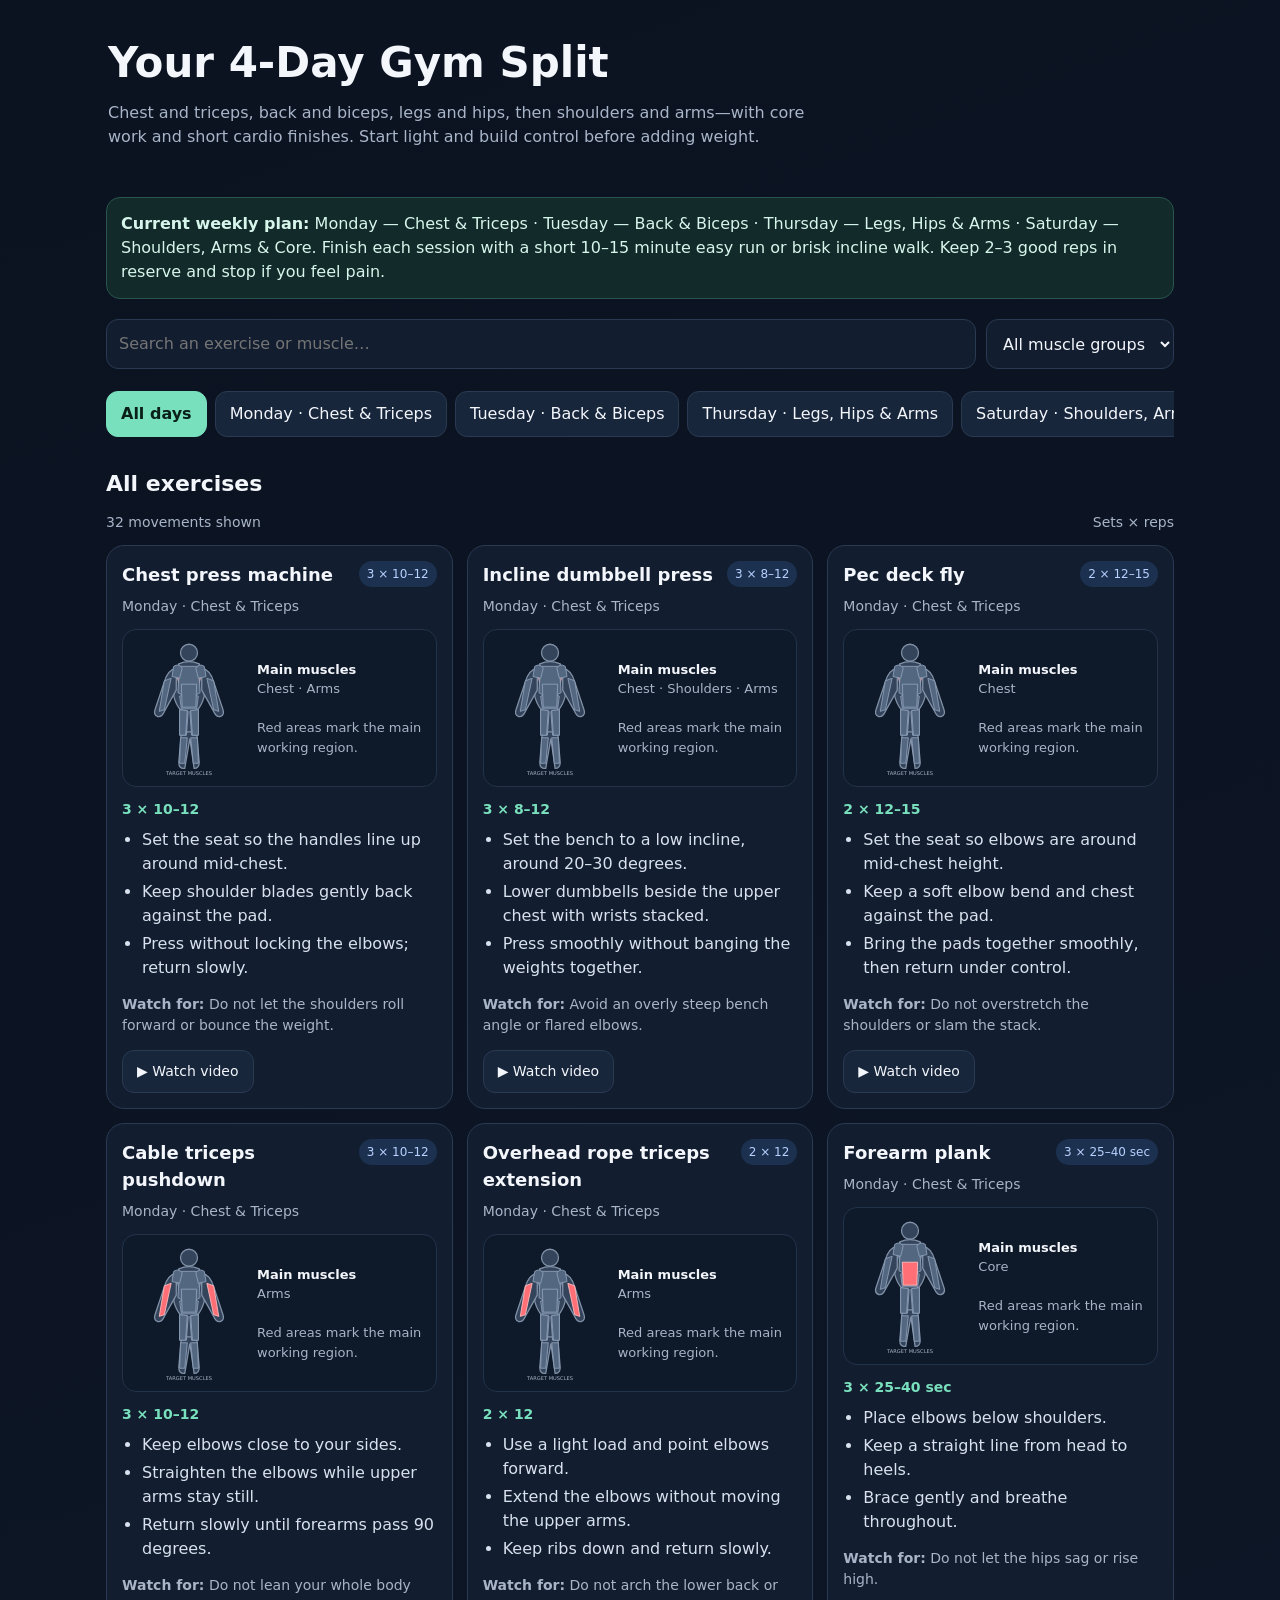
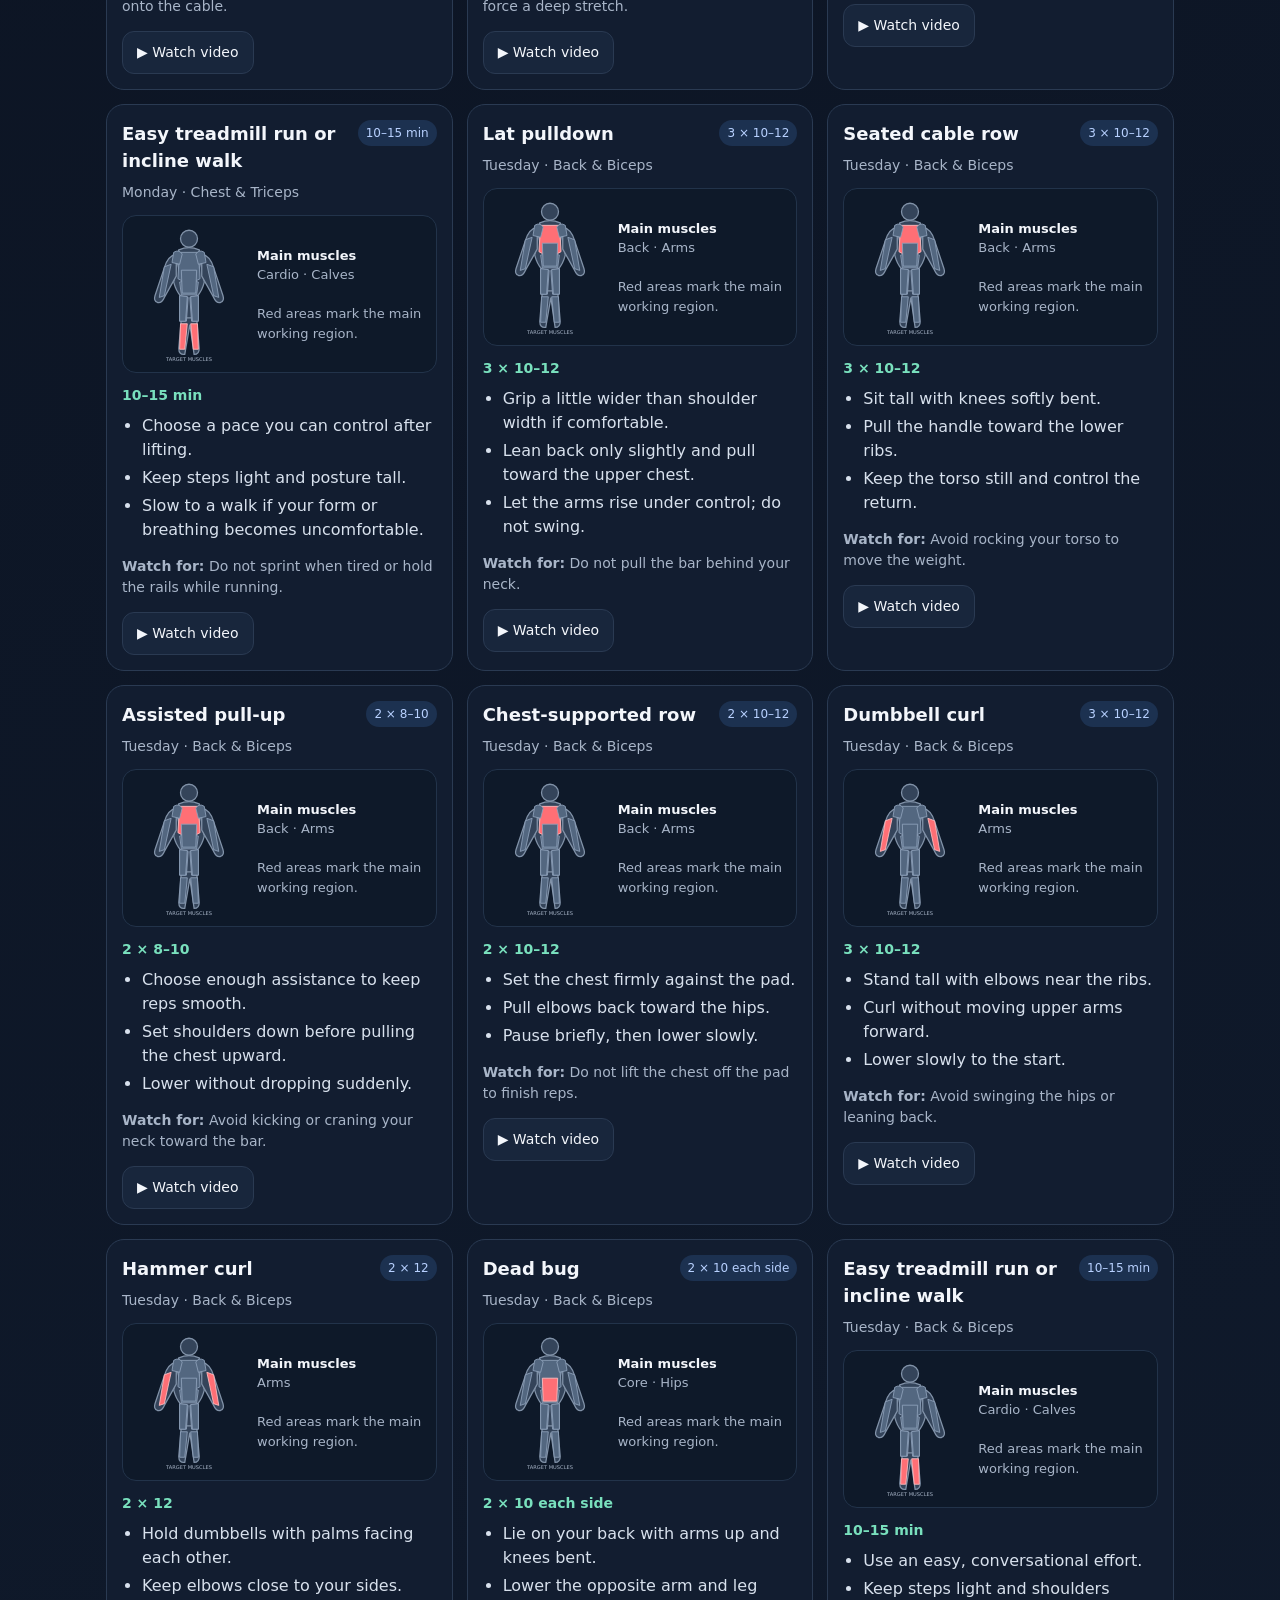
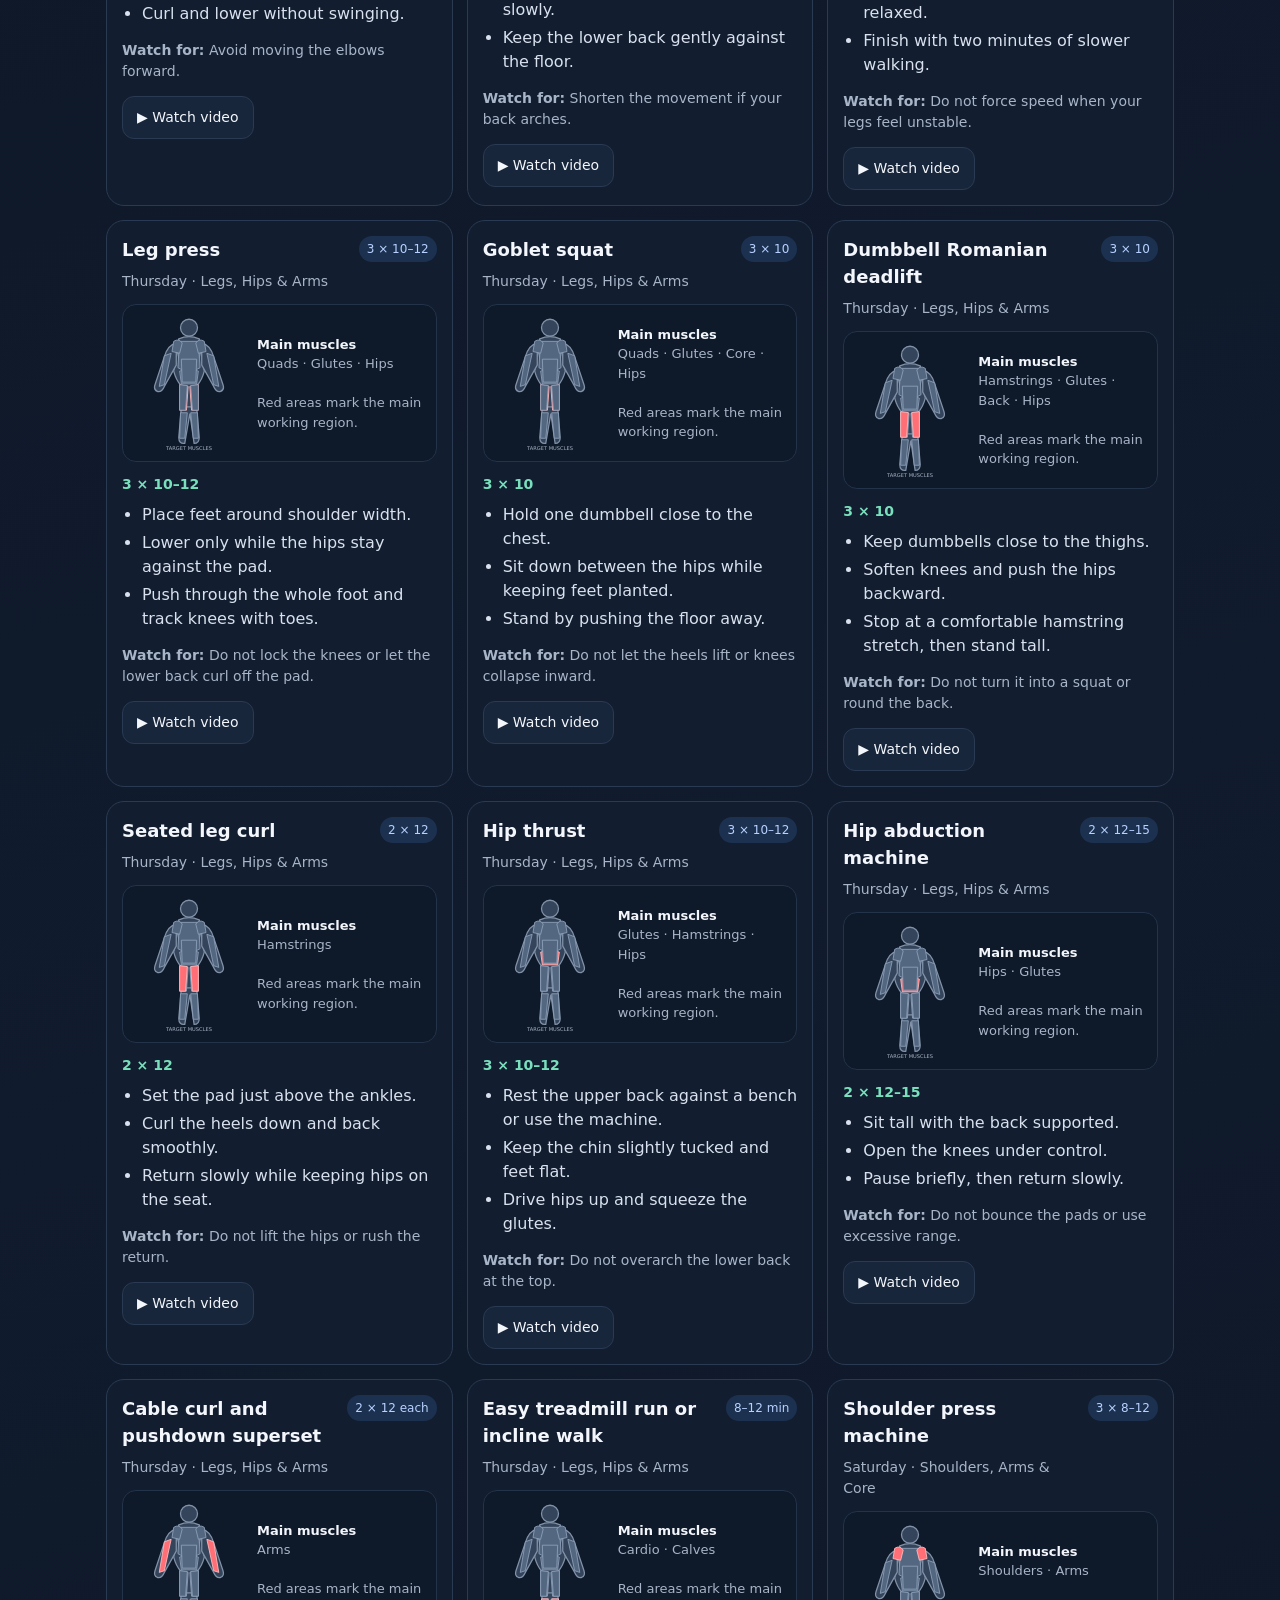
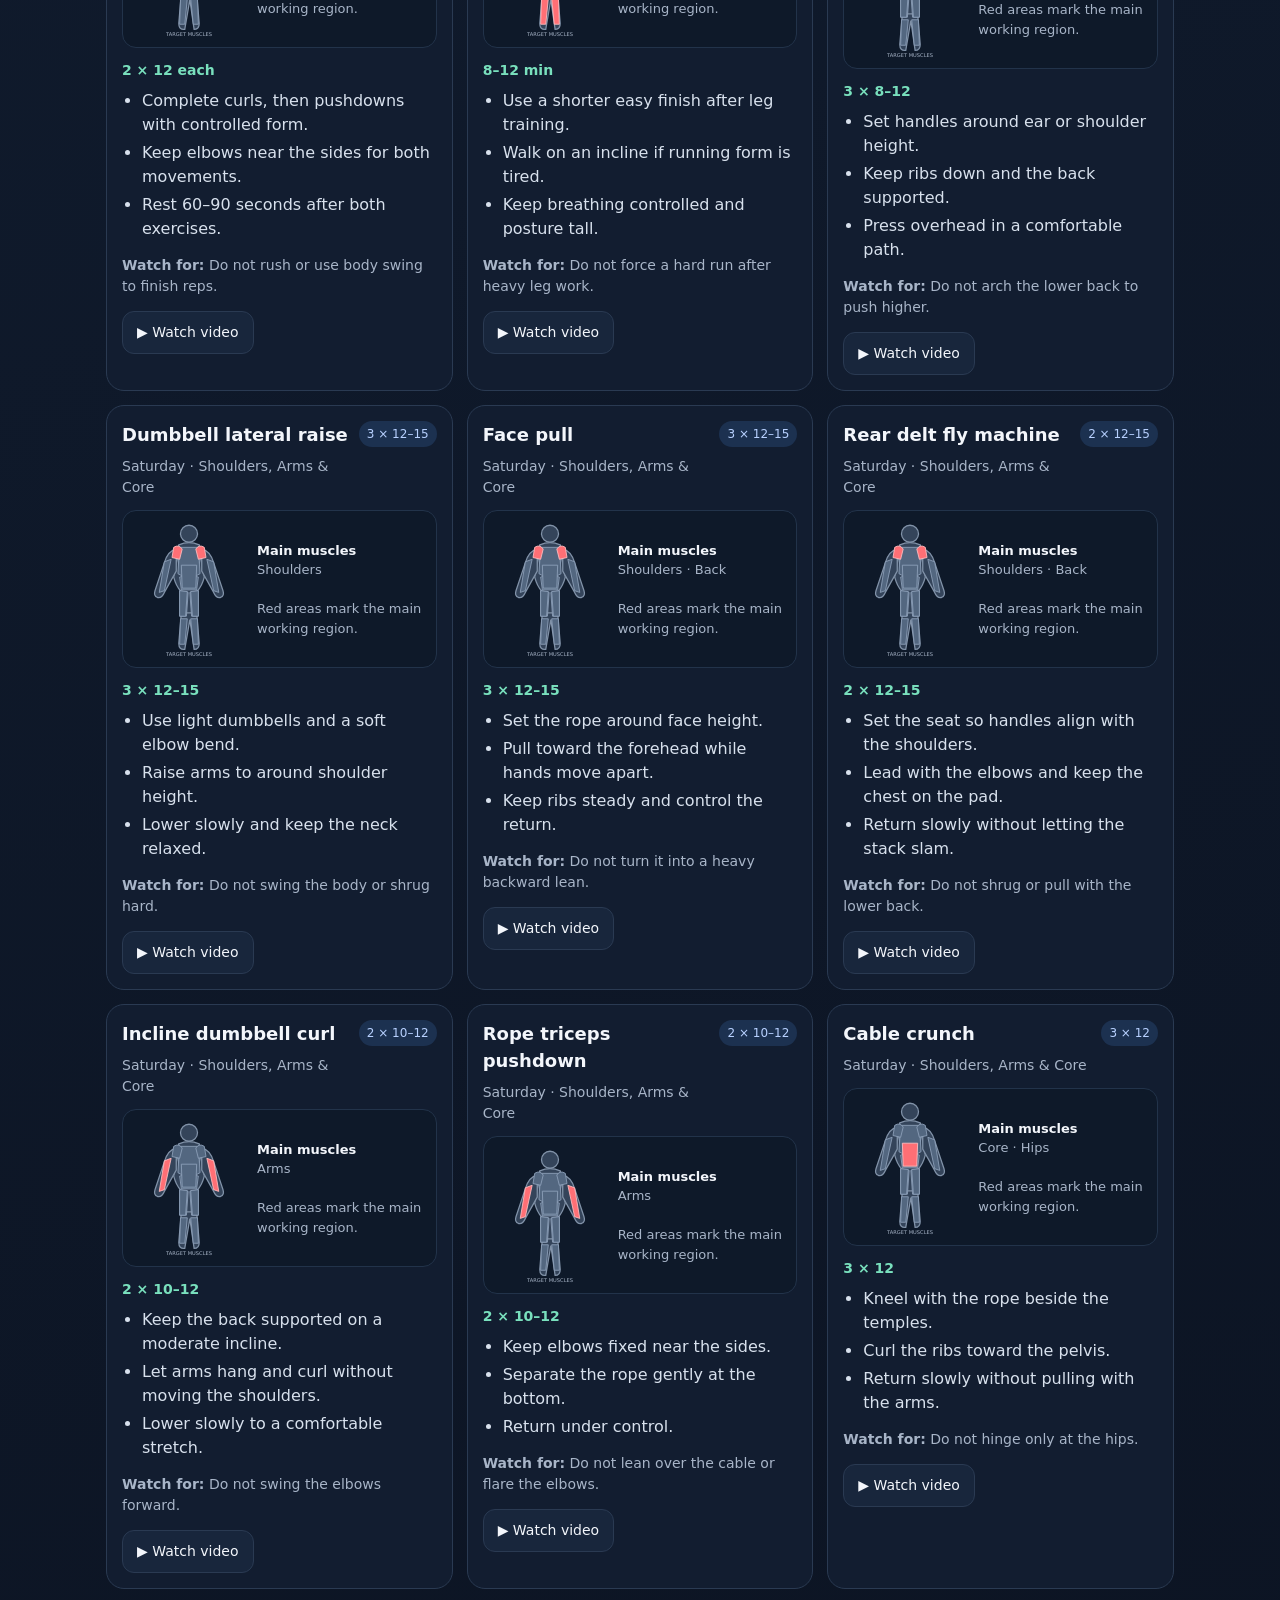
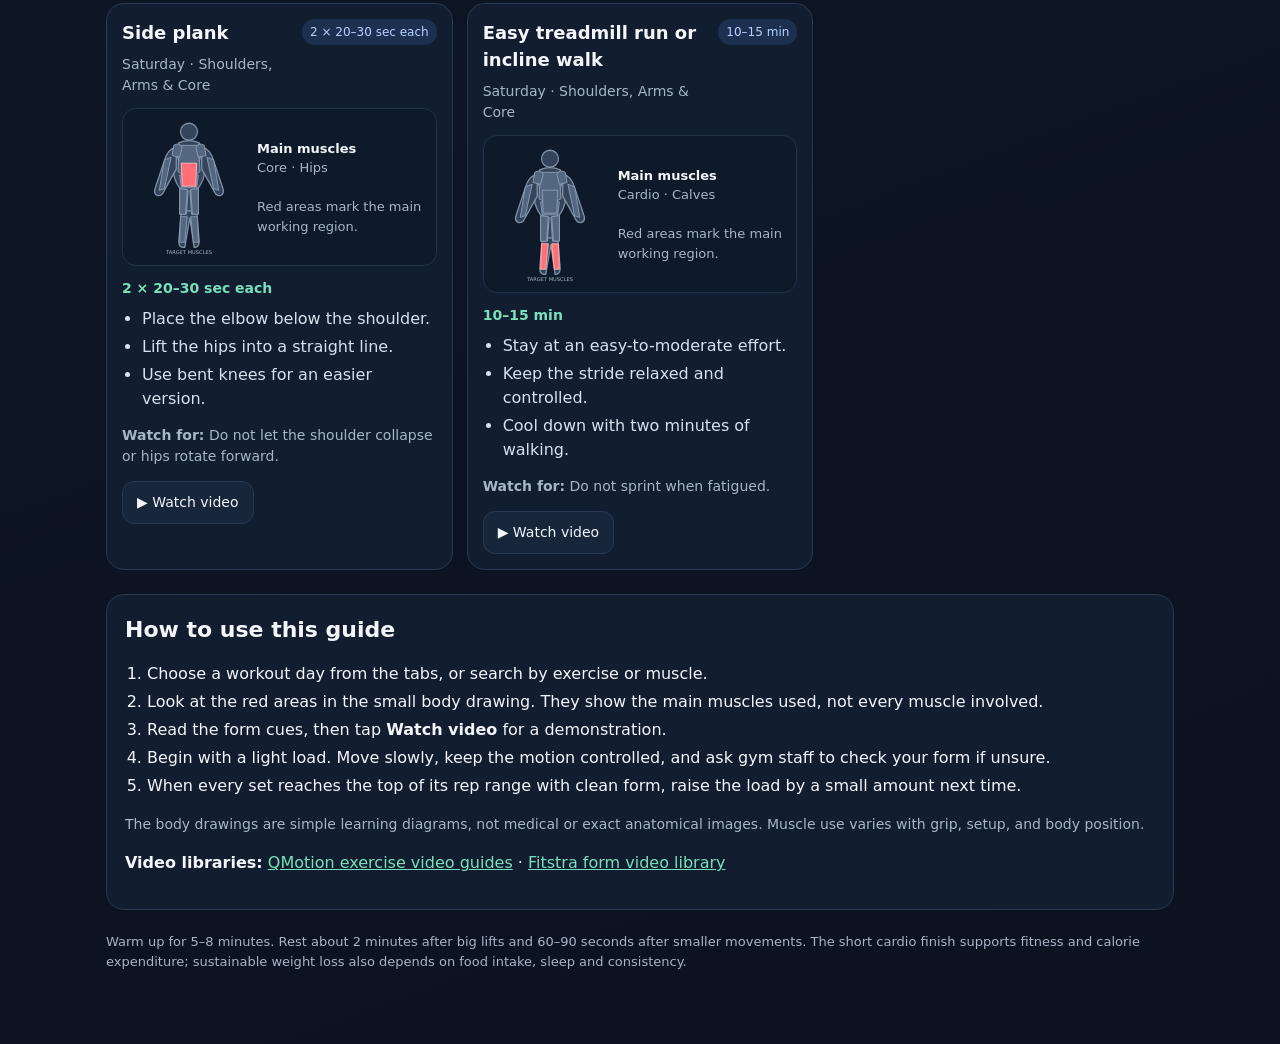
<file: gym-guide.html>
<!doctype html>
<html lang="en">
<head>
<meta charset="utf-8">
<meta name="viewport" content="width=device-width, initial-scale=1, viewport-fit=cover">
<meta name="theme-color" content="#111827">
<title>Gym Guide — 4 Day Plan</title>
<style>
:root{--bg:#0b1220;--panel:#121d30;--panel2:#18263c;--text:#f3f6fb;--muted:#a8b5c8;--line:#2a3a52;--accent:#79e0bd;--hot:#ff6f75;--blue:#8db7ff}
*{box-sizing:border-box}body{margin:0;background:linear-gradient(160deg,#0b1220,#101b2d 55%,#0b1220);color:var(--text);font:16px/1.5 system-ui,-apple-system,Segoe UI,Roboto,sans-serif}
header{padding:28px 18px 18px;max-width:1100px;margin:auto}h1{font-size:clamp(28px,6vw,42px);line-height:1.08;margin:0 0 10px}h2{font-size:22px;margin:0 0 12px}h3{font-size:18px;margin:0 0 8px}.sub{color:var(--muted);max-width:720px}
main{max-width:1100px;margin:auto;padding:0 16px 60px}.toolbar{display:flex;gap:10px;flex-wrap:wrap;margin:18px 0}.toolbar input,.toolbar select{background:var(--panel);border:1px solid var(--line);color:var(--text);border-radius:12px;padding:12px;font:inherit;min-width:0}.toolbar input{flex:1;min-width:180px}
.tabs{display:flex;gap:8px;overflow:auto;padding:4px 0 12px}.tab,button,.linkbtn{border:1px solid var(--line);background:var(--panel2);color:var(--text);padding:10px 14px;border-radius:12px;font:inherit;text-decoration:none;cursor:pointer;white-space:nowrap}.tab.active{background:var(--accent);color:#092018;border-color:var(--accent);font-weight:700}
.notice{background:#132a2b;border:1px solid #28564d;border-radius:14px;padding:14px;color:#d7f6eb;margin:14px 0 20px}.dayhead{display:flex;justify-content:space-between;gap:12px;align-items:end;margin:18px 0 12px}.muted{color:var(--muted);font-size:14px}.grid{display:grid;grid-template-columns:repeat(auto-fit,minmax(min(100%,310px),1fr));gap:14px}
.card{background:var(--panel);border:1px solid var(--line);border-radius:18px;padding:15px;min-width:0}.cardtop{display:flex;justify-content:space-between;gap:10px;align-items:start}.tag{font-size:12px;color:#b8d1ff;background:#1c3150;padding:4px 8px;border-radius:99px;white-space:nowrap}
.anatomy{display:flex;gap:12px;align-items:center;background:#0e1929;border:1px solid #22334a;border-radius:14px;padding:10px;margin:12px 0}.anatomy svg{width:104px;height:136px;flex:none}.anatomy p{font-size:13px;color:var(--muted);margin:0}.anatomy b{color:var(--text)}
figure{margin:0}.bodyshape{fill:#34445a;stroke:#8192a8;stroke-width:1.5}.muscle{fill:#536780;stroke:#8fa2bb;stroke-width:1}.muscle.on{fill:var(--hot);stroke:#ffc0c2}
ul{padding-left:20px;margin:8px 0;color:#d8e1ed}li{margin:4px 0}.prescription{color:var(--accent);font-weight:700;font-size:14px}.actions{display:flex;gap:8px;flex-wrap:wrap;margin-top:12px}.actions a{font-size:14px}.howto{background:var(--panel);border:1px solid var(--line);padding:18px;border-radius:18px;margin-top:24px}.howto ol{padding-left:22px}.howto a{color:var(--accent)}.footer{color:var(--muted);font-size:13px;margin-top:22px}
.hidden{display:none!important}
@media(min-width:760px){header{padding-top:40px}.anatomy svg{width:112px}}
</style>
</head>
<body>
<header>
  <h1>Your 4-Day Gym Split</h1>
  <p class="sub">Chest and triceps, back and biceps, legs and hips, then shoulders and arms—with core work and short cardio finishes. Start light and build control before adding weight.</p>
</header>
<main>
  <div class="notice"><b>Current weekly plan:</b> Monday — Chest & Triceps · Tuesday — Back & Biceps · Thursday — Legs, Hips & Arms · Saturday — Shoulders, Arms & Core. Finish each session with a short 10–15 minute easy run or brisk incline walk. Keep 2–3 good reps in reserve and stop if you feel pain.</div>
  <div class="toolbar">
    <input id="search" type="search" placeholder="Search an exercise or muscle…" aria-label="Search exercises">
    <select id="muscle" aria-label="Filter by muscle">
      <option value="all">All muscle groups</option><option>Chest</option><option>Back</option><option>Shoulders</option><option>Arms</option><option>Quads</option><option>Glutes</option><option>Hips</option><option>Hamstrings</option><option>Core</option><option>Calves</option><option>Cardio</option>
    </select>
  </div>
  <nav class="tabs" id="tabs" aria-label="Workout days">
    <button class="tab active" data-day="all">All days</button>
    <button class="tab" data-day="Monday">Monday · Chest & Triceps</button>
    <button class="tab" data-day="Tuesday">Tuesday · Back & Biceps</button>
    <button class="tab" data-day="Thursday">Thursday · Legs, Hips & Arms</button>
    <button class="tab" data-day="Saturday">Saturday · Shoulders, Arms & Core</button>
  </nav>
  <div class="dayhead"><div><h2 id="listTitle">All exercises</h2><div class="muted" id="count"></div></div><div class="muted">Sets × reps</div></div>
  <section class="grid" id="cards"></section>
  <section class="howto">
    <h2>How to use this guide</h2>
    <ol>
      <li>Choose a workout day from the tabs, or search by exercise or muscle.</li>
      <li>Look at the red areas in the small body drawing. They show the main muscles used, not every muscle involved.</li>
      <li>Read the form cues, then tap <b>Watch video</b> for a demonstration.</li>
      <li>Begin with a light load. Move slowly, keep the motion controlled, and ask gym staff to check your form if unsure.</li>
      <li>When every set reaches the top of its rep range with clean form, raise the load by a small amount next time.</li>
    </ol>
    <p class="muted">The body drawings are simple learning diagrams, not medical or exact anatomical images. Muscle use varies with grip, setup, and body position.</p>
    <p><b>Video libraries:</b> <a href="https://www.qmsu.org/qmotion/guides/" target="_blank" rel="noopener">QMotion exercise video guides</a> · <a href="https://fitstra.com/beginner-program/" target="_blank" rel="noopener">Fitstra form video library</a></p>
  </section>
  <p class="footer">Warm up for 5–8 minutes. Rest about 2 minutes after big lifts and 60–90 seconds after smaller movements. The short cardio finish supports fitness and calorie expenditure; sustainable weight loss also depends on food intake, sleep and consistency.</p>
</main>
<script>
const exercises = [
{day:"Monday",dayName:"Chest & Triceps",name:"Chest press machine",sets:"3 × 10–12",muscles:["Chest","Arms"],target:"chest",video:"https://www.youtube.com/results?search_query=chest+press+machine+proper+form",tips:["Set the seat so the handles line up around mid-chest.","Keep shoulder blades gently back against the pad.","Press without locking the elbows; return slowly."],mistake:"Do not let the shoulders roll forward or bounce the weight."},
{day:"Monday",dayName:"Chest & Triceps",name:"Incline dumbbell press",sets:"3 × 8–12",muscles:["Chest","Shoulders","Arms"],target:"chest",video:"https://www.youtube.com/results?search_query=incline+dumbbell+press+proper+form",tips:["Set the bench to a low incline, around 20–30 degrees.","Lower dumbbells beside the upper chest with wrists stacked.","Press smoothly without banging the weights together."],mistake:"Avoid an overly steep bench angle or flared elbows."},
{day:"Monday",dayName:"Chest & Triceps",name:"Pec deck fly",sets:"2 × 12–15",muscles:["Chest"],target:"chest",video:"https://www.youtube.com/results?search_query=pec+deck+fly+proper+form",tips:["Set the seat so elbows are around mid-chest height.","Keep a soft elbow bend and chest against the pad.","Bring the pads together smoothly, then return under control."],mistake:"Do not overstretch the shoulders or slam the stack."},
{day:"Monday",dayName:"Chest & Triceps",name:"Cable triceps pushdown",sets:"3 × 10–12",muscles:["Arms"],target:"arms",video:"https://www.youtube.com/results?search_query=cable+triceps+pushdown+proper+form",tips:["Keep elbows close to your sides.","Straighten the elbows while upper arms stay still.","Return slowly until forearms pass 90 degrees."],mistake:"Do not lean your whole body onto the cable."},
{day:"Monday",dayName:"Chest & Triceps",name:"Overhead rope triceps extension",sets:"2 × 12",muscles:["Arms"],target:"arms",video:"https://www.youtube.com/results?search_query=overhead+rope+triceps+extension+proper+form",tips:["Use a light load and point elbows forward.","Extend the elbows without moving the upper arms.","Keep ribs down and return slowly."],mistake:"Do not arch the lower back or force a deep stretch."},
{day:"Monday",dayName:"Chest & Triceps",name:"Forearm plank",sets:"3 × 25–40 sec",muscles:["Core"],target:"core",video:"https://www.youtube.com/results?search_query=forearm+plank+proper+form",tips:["Place elbows below shoulders.","Keep a straight line from head to heels.","Brace gently and breathe throughout."],mistake:"Do not let the hips sag or rise high."},
{day:"Monday",dayName:"Chest & Triceps",name:"Easy treadmill run or incline walk",sets:"10–15 min",muscles:["Cardio","Calves"],target:"calves",video:"https://www.youtube.com/results?search_query=beginner+treadmill+running+form",tips:["Choose a pace you can control after lifting.","Keep steps light and posture tall.","Slow to a walk if your form or breathing becomes uncomfortable."],mistake:"Do not sprint when tired or hold the rails while running."},

{day:"Tuesday",dayName:"Back & Biceps",name:"Lat pulldown",sets:"3 × 10–12",muscles:["Back","Arms"],target:"back",video:"https://www.youtube.com/results?search_query=lat+pulldown+proper+form",tips:["Grip a little wider than shoulder width if comfortable.","Lean back only slightly and pull toward the upper chest.","Let the arms rise under control; do not swing."],mistake:"Do not pull the bar behind your neck."},
{day:"Tuesday",dayName:"Back & Biceps",name:"Seated cable row",sets:"3 × 10–12",muscles:["Back","Arms"],target:"back",video:"https://www.youtube.com/results?search_query=seated+cable+row+proper+form",tips:["Sit tall with knees softly bent.","Pull the handle toward the lower ribs.","Keep the torso still and control the return."],mistake:"Avoid rocking your torso to move the weight."},
{day:"Tuesday",dayName:"Back & Biceps",name:"Assisted pull-up",sets:"2 × 8–10",muscles:["Back","Arms"],target:"back",video:"https://www.youtube.com/results?search_query=assisted+pull+up+machine+proper+form",tips:["Choose enough assistance to keep reps smooth.","Set shoulders down before pulling the chest upward.","Lower without dropping suddenly."],mistake:"Avoid kicking or craning your neck toward the bar."},
{day:"Tuesday",dayName:"Back & Biceps",name:"Chest-supported row",sets:"2 × 10–12",muscles:["Back","Arms"],target:"back",video:"https://www.youtube.com/results?search_query=chest+supported+row+proper+form",tips:["Set the chest firmly against the pad.","Pull elbows back toward the hips.","Pause briefly, then lower slowly."],mistake:"Do not lift the chest off the pad to finish reps."},
{day:"Tuesday",dayName:"Back & Biceps",name:"Dumbbell curl",sets:"3 × 10–12",muscles:["Arms"],target:"arms",video:"https://www.youtube.com/results?search_query=dumbbell+bicep+curl+proper+form",tips:["Stand tall with elbows near the ribs.","Curl without moving upper arms forward.","Lower slowly to the start."],mistake:"Avoid swinging the hips or leaning back."},
{day:"Tuesday",dayName:"Back & Biceps",name:"Hammer curl",sets:"2 × 12",muscles:["Arms"],target:"arms",video:"https://www.youtube.com/results?search_query=dumbbell+hammer+curl+proper+form",tips:["Hold dumbbells with palms facing each other.","Keep elbows close to your sides.","Curl and lower without swinging."],mistake:"Avoid moving the elbows forward."},
{day:"Tuesday",dayName:"Back & Biceps",name:"Dead bug",sets:"2 × 10 each side",muscles:["Core","Hips"],target:"core",video:"https://www.youtube.com/results?search_query=dead+bug+exercise+proper+form",tips:["Lie on your back with arms up and knees bent.","Lower the opposite arm and leg slowly.","Keep the lower back gently against the floor."],mistake:"Shorten the movement if your back arches."},
{day:"Tuesday",dayName:"Back & Biceps",name:"Easy treadmill run or incline walk",sets:"10–15 min",muscles:["Cardio","Calves"],target:"calves",video:"https://www.youtube.com/results?search_query=beginner+treadmill+running+form",tips:["Use an easy, conversational effort.","Keep steps light and shoulders relaxed.","Finish with two minutes of slower walking."],mistake:"Do not force speed when your legs feel unstable."},

{day:"Thursday",dayName:"Legs, Hips & Arms",name:"Leg press",sets:"3 × 10–12",muscles:["Quads","Glutes","Hips"],target:"quads",video:"https://www.youtube.com/results?search_query=leg+press+machine+proper+form",tips:["Place feet around shoulder width.","Lower only while the hips stay against the pad.","Push through the whole foot and track knees with toes."],mistake:"Do not lock the knees or let the lower back curl off the pad."},
{day:"Thursday",dayName:"Legs, Hips & Arms",name:"Goblet squat",sets:"3 × 10",muscles:["Quads","Glutes","Core","Hips"],target:"quads",video:"https://www.youtube.com/results?search_query=goblet+squat+proper+form",tips:["Hold one dumbbell close to the chest.","Sit down between the hips while keeping feet planted.","Stand by pushing the floor away."],mistake:"Do not let the heels lift or knees collapse inward."},
{day:"Thursday",dayName:"Legs, Hips & Arms",name:"Dumbbell Romanian deadlift",sets:"3 × 10",muscles:["Hamstrings","Glutes","Back","Hips"],target:"hamstrings",video:"https://www.youtube.com/results?search_query=dumbbell+romanian+deadlift+proper+form",tips:["Keep dumbbells close to the thighs.","Soften knees and push the hips backward.","Stop at a comfortable hamstring stretch, then stand tall."],mistake:"Do not turn it into a squat or round the back."},
{day:"Thursday",dayName:"Legs, Hips & Arms",name:"Seated leg curl",sets:"2 × 12",muscles:["Hamstrings"],target:"hamstrings",video:"https://www.youtube.com/results?search_query=seated+leg+curl+proper+form",tips:["Set the pad just above the ankles.","Curl the heels down and back smoothly.","Return slowly while keeping hips on the seat."],mistake:"Do not lift the hips or rush the return."},
{day:"Thursday",dayName:"Legs, Hips & Arms",name:"Hip thrust",sets:"3 × 10–12",muscles:["Glutes","Hamstrings","Hips"],target:"glutes",video:"https://www.youtube.com/results?search_query=hip+thrust+proper+form",tips:["Rest the upper back against a bench or use the machine.","Keep the chin slightly tucked and feet flat.","Drive hips up and squeeze the glutes."],mistake:"Do not overarch the lower back at the top."},
{day:"Thursday",dayName:"Legs, Hips & Arms",name:"Hip abduction machine",sets:"2 × 12–15",muscles:["Hips","Glutes"],target:"glutes",video:"https://www.youtube.com/results?search_query=hip+abduction+machine+proper+form",tips:["Sit tall with the back supported.","Open the knees under control.","Pause briefly, then return slowly."],mistake:"Do not bounce the pads or use excessive range."},
{day:"Thursday",dayName:"Legs, Hips & Arms",name:"Cable curl and pushdown superset",sets:"2 × 12 each",muscles:["Arms"],target:"arms",video:"https://www.youtube.com/results?search_query=cable+biceps+curl+triceps+pushdown+superset",tips:["Complete curls, then pushdowns with controlled form.","Keep elbows near the sides for both movements.","Rest 60–90 seconds after both exercises."],mistake:"Do not rush or use body swing to finish reps."},
{day:"Thursday",dayName:"Legs, Hips & Arms",name:"Easy treadmill run or incline walk",sets:"8–12 min",muscles:["Cardio","Calves"],target:"calves",video:"https://www.youtube.com/results?search_query=beginner+incline+treadmill+walk+form",tips:["Use a shorter easy finish after leg training.","Walk on an incline if running form is tired.","Keep breathing controlled and posture tall."],mistake:"Do not force a hard run after heavy leg work."},

{day:"Saturday",dayName:"Shoulders, Arms & Core",name:"Shoulder press machine",sets:"3 × 8–12",muscles:["Shoulders","Arms"],target:"shoulders",video:"https://www.youtube.com/results?search_query=shoulder+press+machine+proper+form",tips:["Set handles around ear or shoulder height.","Keep ribs down and the back supported.","Press overhead in a comfortable path."],mistake:"Do not arch the lower back to push higher."},
{day:"Saturday",dayName:"Shoulders, Arms & Core",name:"Dumbbell lateral raise",sets:"3 × 12–15",muscles:["Shoulders"],target:"shoulders",video:"https://www.youtube.com/results?search_query=dumbbell+lateral+raise+proper+form",tips:["Use light dumbbells and a soft elbow bend.","Raise arms to around shoulder height.","Lower slowly and keep the neck relaxed."],mistake:"Do not swing the body or shrug hard."},
{day:"Saturday",dayName:"Shoulders, Arms & Core",name:"Face pull",sets:"3 × 12–15",muscles:["Shoulders","Back"],target:"shoulders",video:"https://www.youtube.com/results?search_query=cable+face+pull+proper+form",tips:["Set the rope around face height.","Pull toward the forehead while hands move apart.","Keep ribs steady and control the return."],mistake:"Do not turn it into a heavy backward lean."},
{day:"Saturday",dayName:"Shoulders, Arms & Core",name:"Rear delt fly machine",sets:"2 × 12–15",muscles:["Shoulders","Back"],target:"shoulders",video:"https://www.youtube.com/results?search_query=rear+delt+fly+machine+proper+form",tips:["Set the seat so handles align with the shoulders.","Lead with the elbows and keep the chest on the pad.","Return slowly without letting the stack slam."],mistake:"Do not shrug or pull with the lower back."},
{day:"Saturday",dayName:"Shoulders, Arms & Core",name:"Incline dumbbell curl",sets:"2 × 10–12",muscles:["Arms"],target:"arms",video:"https://www.youtube.com/results?search_query=incline+dumbbell+curl+proper+form",tips:["Keep the back supported on a moderate incline.","Let arms hang and curl without moving the shoulders.","Lower slowly to a comfortable stretch."],mistake:"Do not swing the elbows forward."},
{day:"Saturday",dayName:"Shoulders, Arms & Core",name:"Rope triceps pushdown",sets:"2 × 10–12",muscles:["Arms"],target:"arms",video:"https://www.youtube.com/results?search_query=rope+triceps+pushdown+proper+form",tips:["Keep elbows fixed near the sides.","Separate the rope gently at the bottom.","Return under control."],mistake:"Do not lean over the cable or flare the elbows."},
{day:"Saturday",dayName:"Shoulders, Arms & Core",name:"Cable crunch",sets:"3 × 12",muscles:["Core","Hips"],target:"core",video:"https://www.youtube.com/results?search_query=cable+crunch+proper+form",tips:["Kneel with the rope beside the temples.","Curl the ribs toward the pelvis.","Return slowly without pulling with the arms."],mistake:"Do not hinge only at the hips."},
{day:"Saturday",dayName:"Shoulders, Arms & Core",name:"Side plank",sets:"2 × 20–30 sec each",muscles:["Core","Hips"],target:"core",video:"https://www.youtube.com/results?search_query=side+plank+proper+form",tips:["Place the elbow below the shoulder.","Lift the hips into a straight line.","Use bent knees for an easier version."],mistake:"Do not let the shoulder collapse or hips rotate forward."},
{day:"Saturday",dayName:"Shoulders, Arms & Core",name:"Easy treadmill run or incline walk",sets:"10–15 min",muscles:["Cardio","Calves"],target:"calves",video:"https://www.youtube.com/results?search_query=beginner+treadmill+running+form",tips:["Stay at an easy-to-moderate effort.","Keep the stride relaxed and controlled.","Cool down with two minutes of walking."],mistake:"Do not sprint when fatigued."}
];
function anatomy(target){
 const map={chest:["chest"],back:["back"],shoulders:["shoulders"],arms:["arms"],quads:["quads"],glutes:["glutes"],hamstrings:["hamstrings"],core:["core"],calves:["calves"]};
 const active=map[target]||[];
 const part=(name,d)=>`<path class="muscle ${active.includes(name)?'on':''}" d="${d}"/>`;
 return `<svg viewBox="0 0 120 160" role="img" aria-label="${target} muscle diagram">
 <circle class="bodyshape" cx="60" cy="15" r="10"/>
 <path class="bodyshape" d="M48 28 Q60 23 72 28 L78 66 Q75 77 70 82 L69 111 L51 111 L50 82 Q45 77 42 66Z"/>
 <path class="bodyshape" d="M45 33 Q35 35 31 49 L20 82 Q18 88 23 90 Q28 91 31 84 L45 59Z M75 33 Q85 35 89 49 L100 82 Q102 88 97 90 Q92 91 89 84 L75 59Z"/>
 <path class="bodyshape" d="M51 108 L69 108 L72 144 Q72 151 66 151 L61 116 L55 151 Q48 152 48 144Z"/>
 ${part("chest","M45 37 Q60 31 75 37 L72 51 Q60 56 48 51Z")}
 ${part("back","M49 31 L71 31 L73 62 L60 69 L47 62Z")}
 ${part("shoulders","M42 31 Q48 27 52 33 L49 45 L40 43Z M68 33 Q72 27 78 31 L80 43 L71 45Z")}
 ${part("arms","M31 48 L39 45 L31 82 L25 84Z M81 45 L89 48 L95 84 L89 82Z")}
 ${part("quads","M49 82 L59 84 L57 112 L49 112Z M61 84 L71 82 L71 112 L63 112Z")}
 ${part("glutes","M49 66 Q60 62 71 66 L69 81 L51 81Z")}
 ${part("hamstrings","M49 82 L58 83 L56 112 L49 112Z M62 83 L71 82 L71 112 L64 112Z")}
 ${part("core","M51 52 L69 52 L68 79 L52 79Z")}
 ${part("calves","M50 115 L58 115 L55 145 L49 145Z M62 115 L70 115 L71 145 L65 145Z")}
 <text x="60" y="159" fill="#a8b5c8" font-size="6" text-anchor="middle">TARGET MUSCLES</text></svg>`;
}
window.GYM_EXERCISES=exercises;const cards=document.getElementById('cards'),search=document.getElementById('search'),muscle=document.getElementById('muscle'),count=document.getElementById('count'),title=document.getElementById('listTitle');
let activeDay='all';
function render(){
 const q=search.value.trim().toLowerCase(),m=muscle.value;
 const shown=exercises.filter(e=>(activeDay==='all'||e.day===activeDay)&&(!q||(e.name+' '+e.muscles.join(' ')+' '+e.tips.join(' ')).toLowerCase().includes(q))&&(m==='all'||e.muscles.includes(m)));
 title.textContent=activeDay==='all'?'All exercises':({Monday:'Monday · Chest & Triceps',Tuesday:'Tuesday · Back & Biceps',Thursday:'Thursday · Legs, Hips & Arms',Saturday:'Saturday · Shoulders, Arms & Core'}[activeDay]);
 count.textContent=shown.length+' movement'+(shown.length===1?'':'s')+' shown';
 cards.innerHTML=shown.map(e=>`<article class="card">
 <div class="cardtop"><div><h3>${e.name}</h3><div class="muted">${e.day} · ${e.dayName}</div></div><span class="tag">${e.sets}</span></div>
 <div class="anatomy">${anatomy(e.target)}<p><b>Main muscles</b><br>${e.muscles.join(' · ')}<br><br>Red areas mark the main working region.</p></div>
 <div class="prescription">${e.sets}</div><ul>${e.tips.map(t=>'<li>'+t+'</li>').join('')}</ul>
 <p class="muted"><b>Watch for:</b> ${e.mistake}</p>
 <div class="actions"><a class="linkbtn" href="${e.video}" target="_blank" rel="noopener">▶ Watch video</a></div>
 </article>`).join('');
 if(!shown.length)cards.innerHTML='<p class="muted">No matching exercise. Try another word or muscle group.</p>';
}
document.querySelectorAll('.tab').forEach(b=>b.addEventListener('click',()=>{document.querySelectorAll('.tab').forEach(x=>x.classList.remove('active'));b.classList.add('active');activeDay=b.dataset.day;render()}));
search.addEventListener('input',render);muscle.addEventListener('change',render);render();
</script>
</body></html>
</file>
